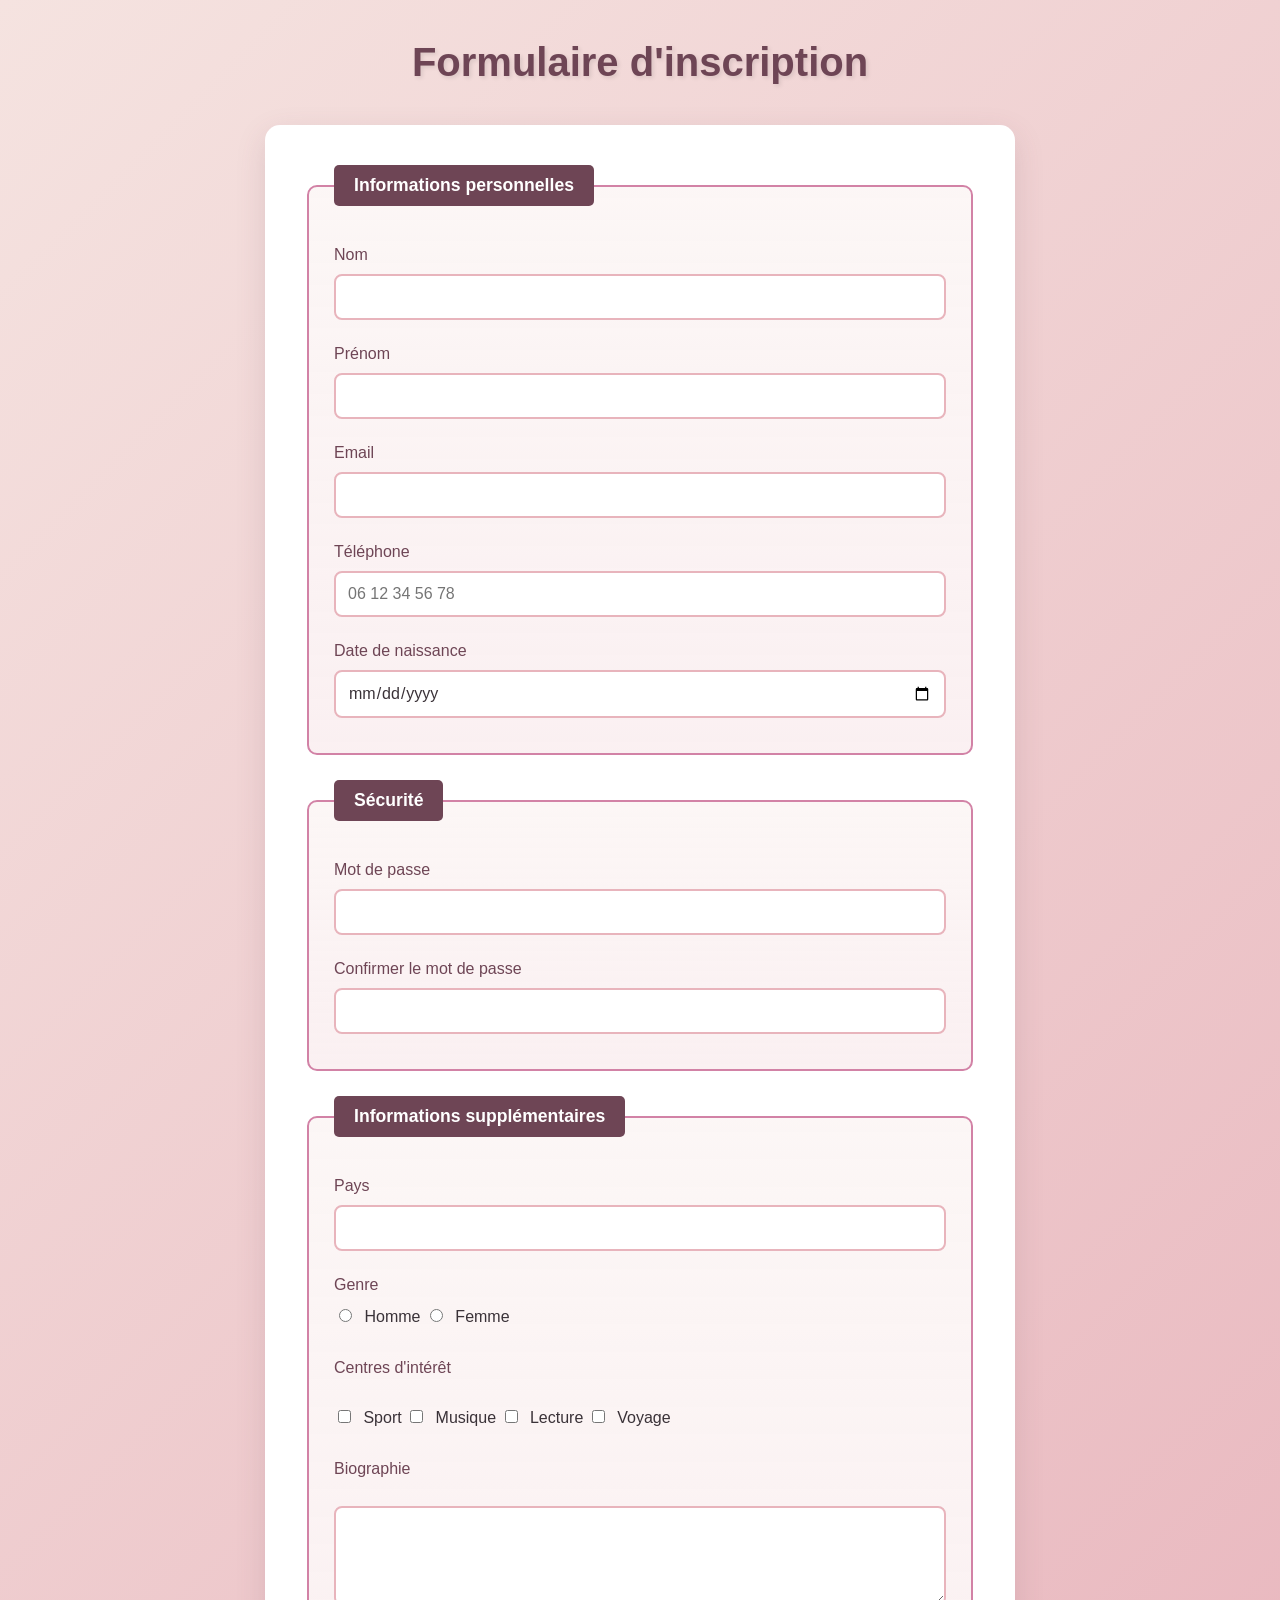
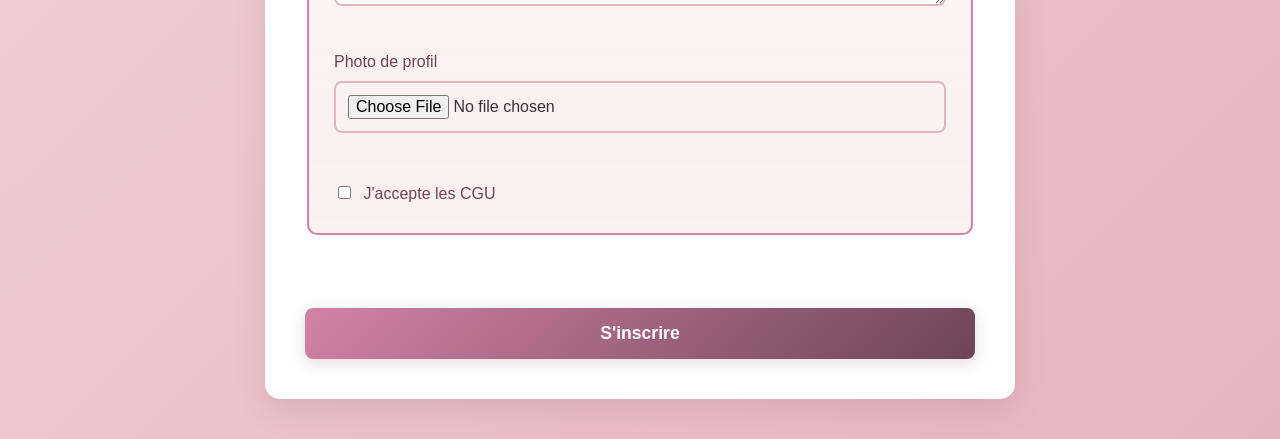
<file: tp2/index.html>
<!DOCTYPE html>
<html lang="fr">
<head>
<meta charset="UTF-8">
<title>Formulaire d'inscription</title>
<link rel="stylesheet" href="css/style.css">
<script defer src="js/script.js"></script>
</head>

<body>

<h1>Formulaire d'inscription</h1>

<form id="form">

<fieldset>
<legend>Informations personnelles</legend>

<label>Nom</label>
<input type="text" name="nom" required autocomplete="family-name" title="Veuillez entrer votre nom">

<label>Prénom</label>
<input type="text" name="prenom" required autocomplete="given-name" title="Veuillez entrer votre prénom">

<label>Email</label>
<input type="email" name="email" required autocomplete="email" title="Veuillez entrer un adresse email valide">

<label>Téléphone</label>
<input type="tel"
       name="telephone"
       pattern="^0[1-9]([-. ]?[0-9]{2}){4}$"
       placeholder="06 12 34 56 78"
       required
       title="Téléphone obligatoire au format français (ex: 06 12 34 56 78)">

<label>Date de naissance</label>
<input type="date" id="birthdate" name="birthdate" required title="Vous devez avoir au minimum 18 ans">

</fieldset>


<fieldset>
<legend>Sécurité</legend>

<label>Mot de passe</label>
<input type="password"
       id="password"
       pattern="(?=.*[A-Z])(?=.*[0-9]).{8,}"
       title="8 caractères minimum, 1 majuscule et 1 chiffre"
       required>

<label>Confirmer le mot de passe</label>
<input type="password" id="confirm_password" name="confirm_password" required title="Les mots de passe doivent correspondre">

</fieldset>


<fieldset>
<legend>Informations supplémentaires</legend>

<label>Pays</label>
<input list="pays" name="pays" title="Sélectionnez votre pays">
<datalist id="pays">
<option value="France">
<option value="Maroc">
<option value="Canada">
<option value="Belgique">
</datalist>

<label>Genre</label>
<input type="radio" name="genre" value="Homme" required title="Veuillez sélectionner votre genre"> Homme
<input type="radio" name="genre" value="Femme" title="Veuillez sélectionner votre genre"> Femme

<br><br>

<label>Centres d'intérêt</label><br>

<input type="checkbox"> Sport
<input type="checkbox"> Musique
<input type="checkbox"> Lecture
<input type="checkbox"> Voyage

<br><br>

<label>Biographie</label><br>
<textarea name="biographie" maxlength="200"></textarea>

<br><br>

<label>Photo de profil</label>
<input type="file" name="photo" accept="image/*" title="Veuillez télécharger une image (JPG, PNG, etc.)">

<br><br>

<label>
<input type="checkbox" name="cgu" required title="Vous devez accepter les conditions générales d'utilisation">
J'accepte les CGU
</label>

</fieldset>

<br>

<button type="submit">S'inscrire</button>

</form>

</body>
</html>
</file>
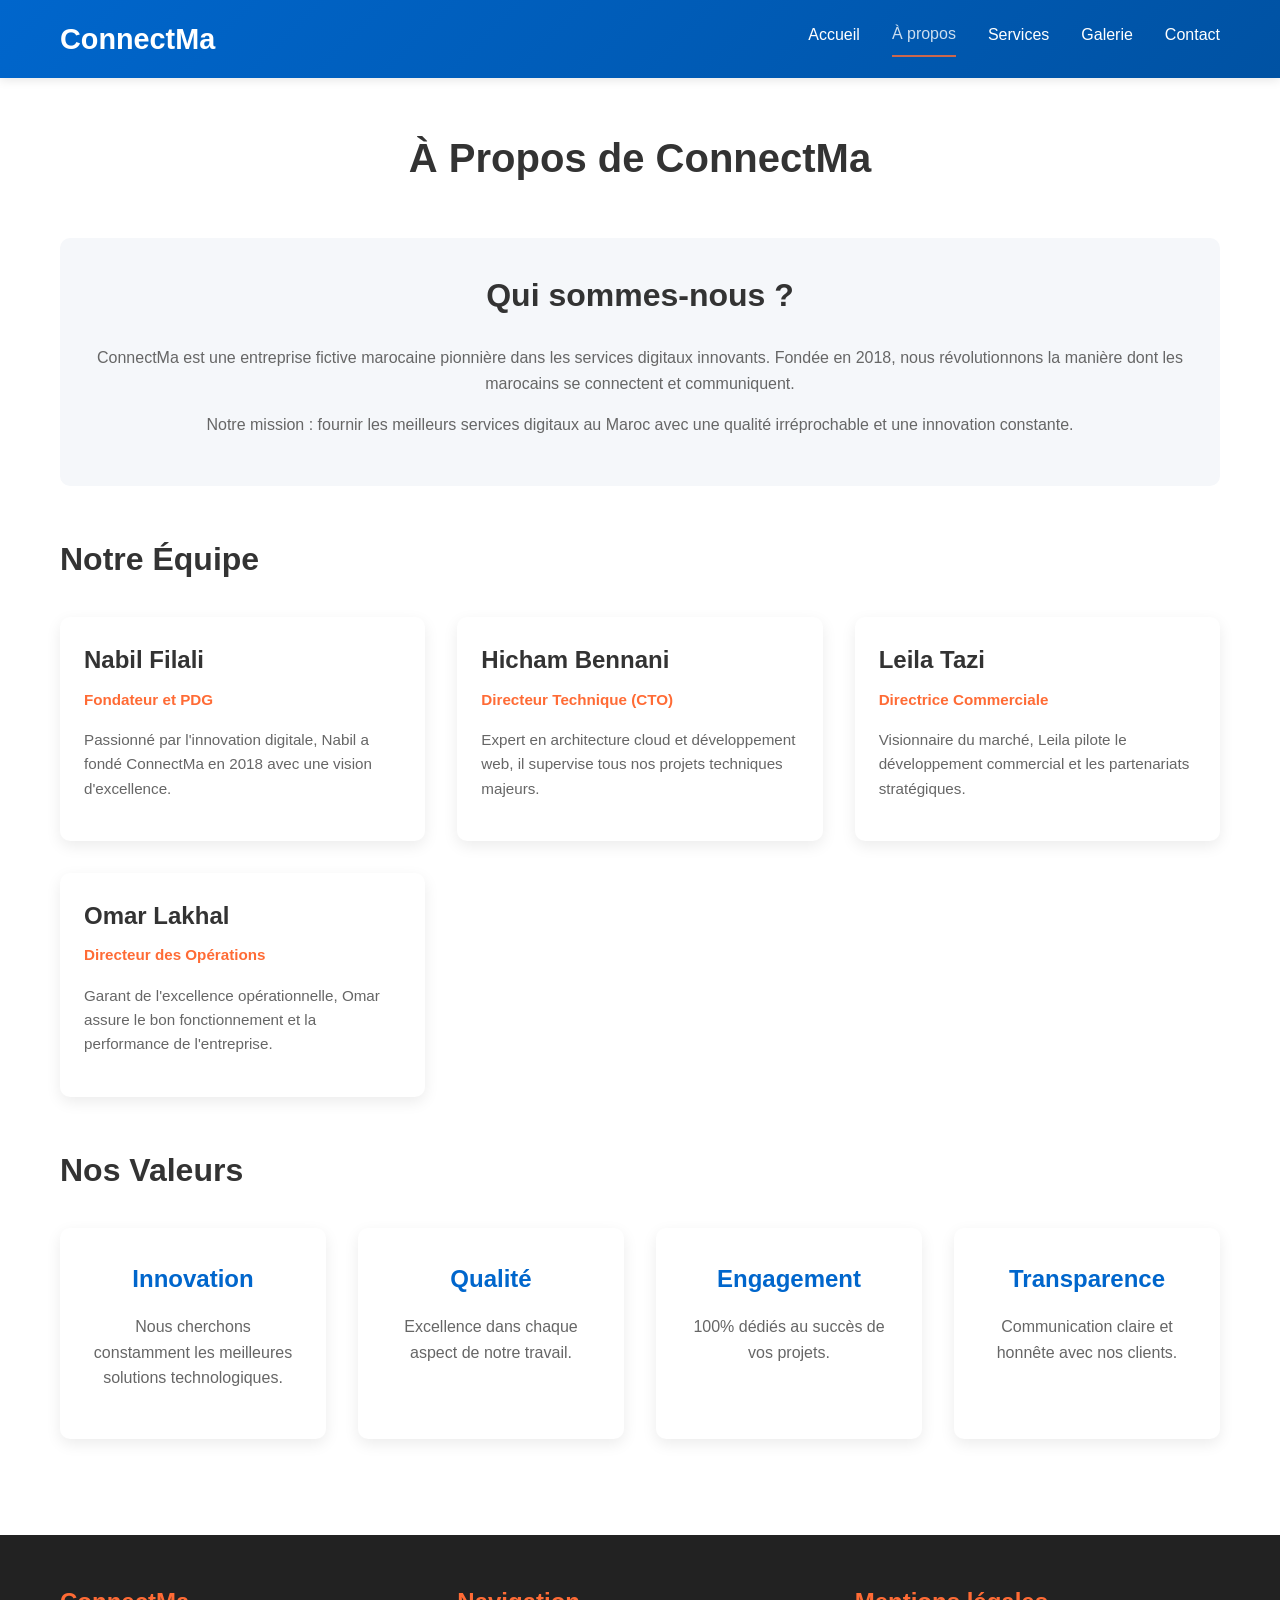
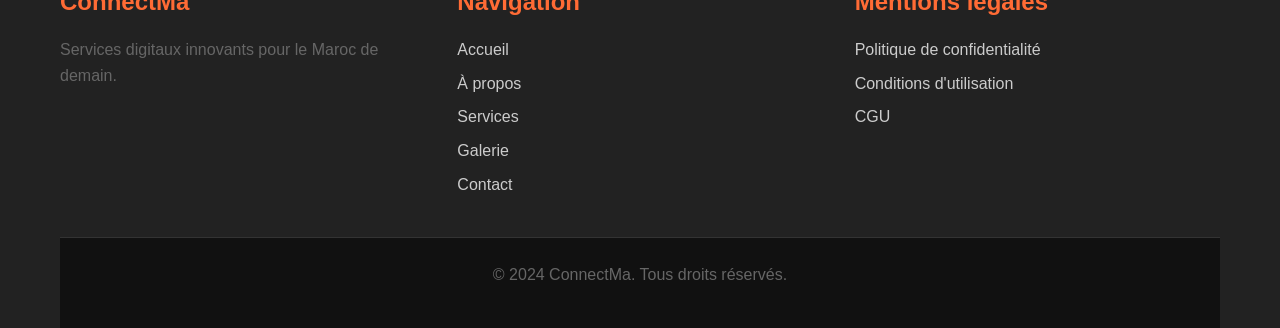
<file: tp3/pages/about.html>
<!DOCTYPE html>
<html lang="fr">
<head>
    <meta charset="UTF-8">
    <meta name="viewport" content="width=device-width, initial-scale=1.0">
    <title>À Propos | ConnectMa</title>
    <meta name="description" content="Découvrez ConnectMa - Entreprise fictive marocaine de services digitaux innovants. Histoire, mission et équipe.">
    <meta property="og:title" content="À Propos - ConnectMa">
    <meta property="og:description" content="Rencontrez l'équipe ConnectMa">
    <meta property="og:image" content="https://picsum.photos/1200/630?random=7">
    <link rel="stylesheet" href="../css/style.css">
</head>
<body>
    <!-- Navigation -->
    <header class="navbar">
        <div class="container">
            <h1>ConnectMa</h1>
            <nav>
                <a href="../index.html">Accueil</a>
                <a href="about.html" class="active">À propos</a>
                <a href="services.html">Services</a>
                <a href="gallery.html">Galerie</a>
                <a href="contact.html">Contact</a>
            </nav>
        </div>
    </header>

    <!-- Section Contenu -->
    <section class="page-content">
        <div class="container">
            <h1>À Propos de ConnectMa</h1>
            
            <section class="about-intro">
                <h2>Qui sommes-nous ?</h2>
                <p>ConnectMa est une entreprise fictive marocaine pionnière dans les services digitaux innovants. Fondée en 2018, nous révolutionnons la manière dont les marocains se connectent et communiquent.</p>
                <p>Notre mission : fournir les meilleurs services digitaux au Maroc avec une qualité irréprochable et une innovation constante.</p>
            </section>

            <!-- Équipe avec figure/figcaption -->
            <section class="team">
                <h2>Notre Équipe</h2>
                <div class="team-grid">
                    <figure class="team-member">
                        <figcaption>
                            <h3>Nabil Filali</h3>
                            <p class="role">Fondateur et PDG</p>
                            <p>Passionné par l'innovation digitale, Nabil a fondé ConnectMa en 2018 avec une vision d'excellence.</p>
                        </figcaption>
                    </figure>

                    <figure class="team-member">
                        <figcaption>
                            <h3>Hicham Bennani</h3>
                            <p class="role">Directeur Technique (CTO)</p>
                            <p>Expert en architecture cloud et développement web, il supervise tous nos projets techniques majeurs.</p>
                        </figcaption>
                    </figure>

                    <figure class="team-member">
                        <figcaption>
                         <h3>Leila Tazi</h3>
                            <p class="role">Directrice Commerciale</p>
                            <p>Visionnaire du marché, Leila pilote le développement commercial et les partenariats stratégiques.</p>
                        </figcaption>
                    </figure>

                    <figure class="team-member">
                        <figcaption>
                          <h3>Omar Lakhal</h3>
                            <p class="role">Directeur des Opérations</p>
                            <p>Garant de l'excellence opérationnelle, Omar assure le bon fonctionnement et la performance de l'entreprise.</p>
                        </figcaption>
                    </figure>
                </div>
            </section>

            <!-- Section Valeurs -->
            <section class="values">
                <h2>Nos Valeurs</h2>
                <div class="values-grid">
                    <div class="value-card">
                        <h3>Innovation</h3>
                        <p>Nous cherchons constamment les meilleures solutions technologiques.</p>
                    </div>
                    <div class="value-card">
                        <h3>Qualité</h3>
                        <p>Excellence dans chaque aspect de notre travail.</p>
                    </div>
                    <div class="value-card">
                        <h3>Engagement</h3>
                        <p>100% dédiés au succès de vos projets.</p>
                    </div>
                    <div class="value-card">
                        <h3>Transparence</h3>
                        <p>Communication claire et honnête avec nos clients.</p>
                    </div>
                </div>
            </section>
        </div>
    </section>

    <!-- Footer -->
    <footer>
        <div class="container">
            <div class="footer-content">
                <div class="footer-section">
                    <h3>ConnectMa</h3>
                    <p>Services digitaux innovants pour le Maroc de demain.</p>
                </div>
                <div class="footer-section">
                    <h3>Navigation</h3>
                    <ul>
                        <li><a href="../index.html">Accueil</a></li>
                        <li><a href="about.html">À propos</a></li>
                        <li><a href="services.html">Services</a></li>
                        <li><a href="gallery.html">Galerie</a></li>
                        <li><a href="contact.html">Contact</a></li>
                    </ul>
                </div>
                <div class="footer-section">
                    <h3>Mentions légales</h3>
                    <ul>
                        <li><a href="#">Politique de confidentialité</a></li>
                        <li><a href="#">Conditions d'utilisation</a></li>
                        <li><a href="#">CGU</a></li>
                    </ul>
                </div>
            </div>
            <div class="footer-bottom">
                <p>&copy; 2024 ConnectMa. Tous droits réservés.</p>
            </div>
        </div>
    </footer>

    <script src="../js/script.js"></script>
</body>
</html>
</file>
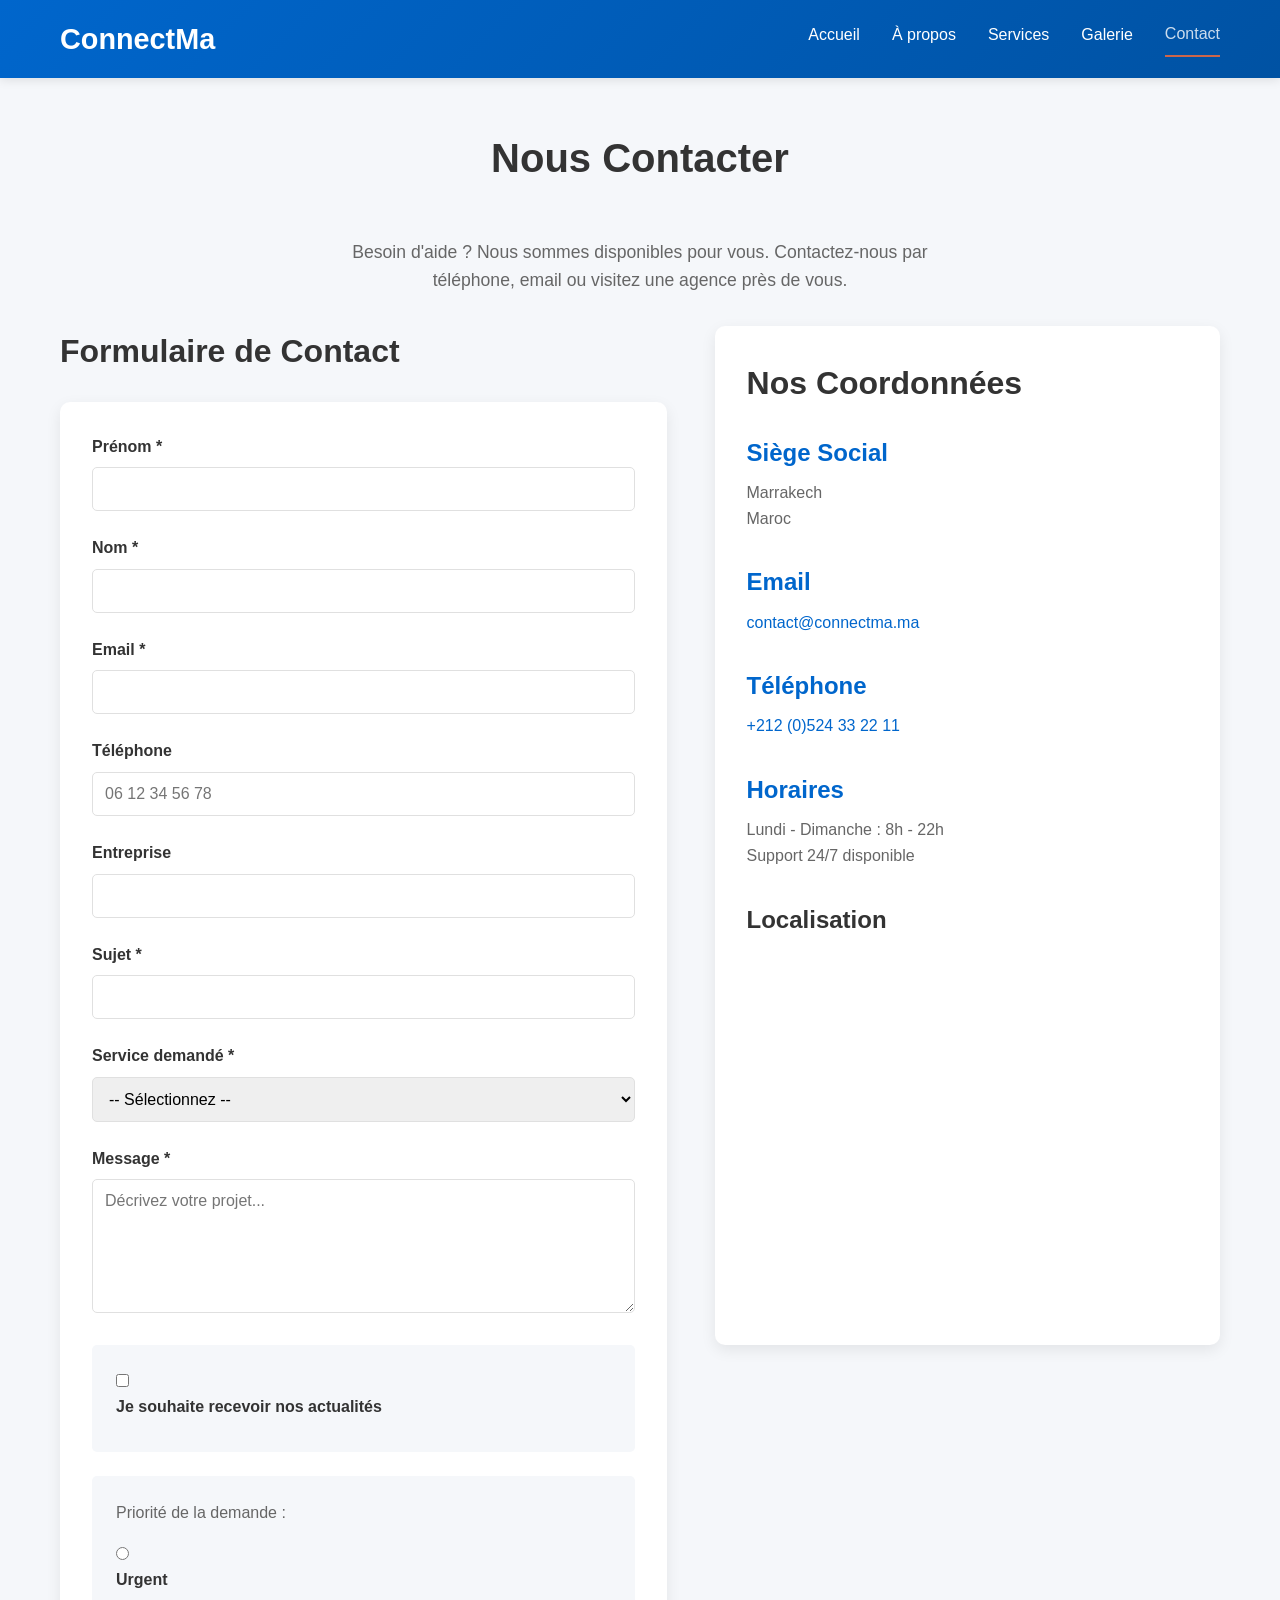
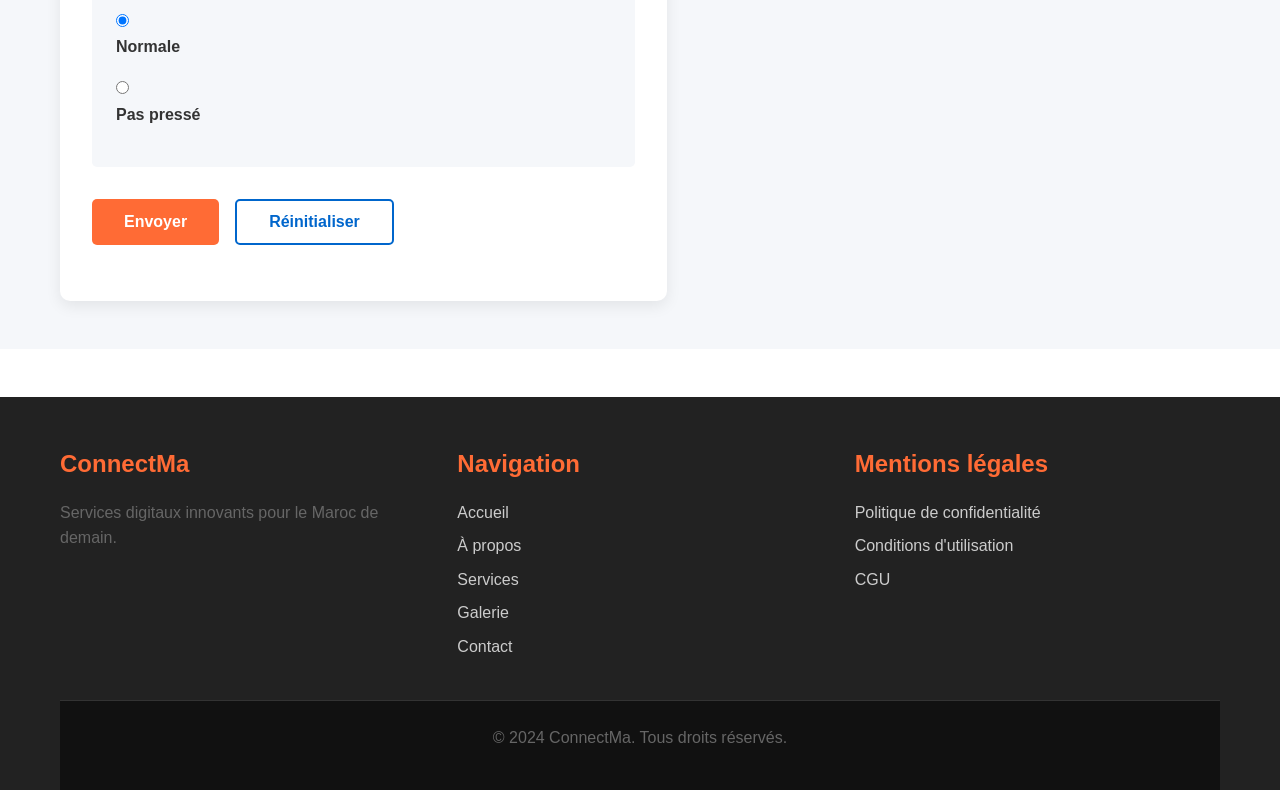
<file: tp3/pages/contact.html>
<!DOCTYPE html>
<html lang="fr">
<head>
    <meta charset="UTF-8">
    <meta name="viewport" content="width=device-width, initial-scale=1.0">
    <title>Contact | ConnectMa</title>
    <meta name="description" content="Contactez ConnectMa - Support client, informations et localisation au Maroc.">
    <meta property="og:title" content="Contact - ConnectMa">
    <meta property="og:description" content="Nous contacter pour vos besoins en services digitaux">
    <meta property="og:image" content="https://picsum.photos/1200/630?random=8">
    <link rel="stylesheet" href="../css/style.css">
</head>
<body>
    <!-- Navigation -->
    <header class="navbar">
        <div class="container">
            <h1>ConnectMa</h1>
            <nav>
                <a href="../index.html">Accueil</a>
                <a href="about.html">À propos</a>
                <a href="services.html">Services</a>
                <a href="gallery.html">Galerie</a>
                <a href="contact.html" class="active">Contact</a>
            </nav>
        </div>
    </header>

    <!-- Section Contenu -->
    <section class="page-content contact-page">
        <div class="container">
            <h1>Nous Contacter</h1>
            <p class="intro-text">Besoin d'aide ? Nous sommes disponibles pour vous. Contactez-nous par téléphone, email ou visitez une agence près de vous.</p>

            <div class="contact-wrapper">
                <!-- Formulaire de contact -->
                <section class="contact-form-section">
                    <h2>Formulaire de Contact</h2>
                    <form class="contact-form" method="POST" action="#">
                        
                        <!-- Champs texte -->
                        <div class="form-group">
                            <label for="fname">Prénom *</label>
                            <input type="text" id="fname" name="fname" required>
                        </div>

                        <div class="form-group">
                            <label for="lname">Nom *</label>
                            <input type="text" id="lname" name="lname" required>
                        </div>

                        <div class="form-group">
                            <label for="email">Email *</label>
                            <input type="email" id="email" name="email" required>
                        </div>

                        <div class="form-group">
                            <label for="phone">Téléphone</label>
                            <input type="tel" id="phone" name="phone" placeholder="06 12 34 56 78">
                        </div>

                        <div class="form-group">
                            <label for="company">Entreprise</label>
                            <input type="text" id="company" name="company">
                        </div>

                        <div class="form-group">
                            <label for="subject">Sujet *</label>
                            <input type="text" id="subject" name="subject" required>
                        </div>

                        <!-- Select dropdown -->
                        <div class="form-group">
                            <label for="service">Service demandé *</label>
                            <select id="service" name="service" required>
                                <option value="">-- Sélectionnez --</option>
                                <option value="mobile">Internet Mobile</option>
                                <option value="fixe">Internet Fixe</option>
                                <option value="appels">Appels & SMS</option>
                                <option value="entreprise">Solutions Entreprise</option>
                                <option value="support">Support Technique</option>
                                <option value="autre">Autre demande</option>
                            </select>
                        </div>

                        <!-- Textarea -->
                        <div class="form-group">
                            <label for="message">Message *</label>
                            <textarea id="message" name="message" rows="6" required placeholder="Décrivez votre projet..."></textarea>
                        </div>

                        <!-- Checkbox -->
                        <div class="form-group checkbox-group">
                            <input type="checkbox" id="newsletter" name="newsletter" value="yes">
                            <label for="newsletter">Je souhaite recevoir nos actualités</label>
                        </div>

                        <!-- Radio buttons -->
                        <div class="form-group radio-group">
                            <p>Priorité de la demande :</p>
                            <div>
                                <input type="radio" id="urgent" name="urgency" value="urgent">
                                <label for="urgent">Urgent</label>
                            </div>
                            <div>
                                <input type="radio" id="normal" name="urgency" value="normal" checked>
                                <label for="normal">Normale</label>
                            </div>
                            <div>
                                <input type="radio" id="flexible" name="urgency" value="flexible">
                                <label for="flexible">Pas pressé</label>
                            </div>
                        </div>

                        <!-- Boutons -->
                        <div class="form-group button-group">
                            <button type="submit" class="btn-primary">Envoyer</button>
                            <button type="reset" class="btn-secondary">Réinitialiser</button>
                        </div>
                    </form>
                </section>

                <!-- Infos de contact -->
                <section class="contact-info-section">
                    <h2>Nos Coordonnées</h2>
                    
                    <div class="info-block">
                        <h3>Siège Social</h3>
                        <p>Marrakech<br>Maroc</p>
                    </div>

                    <div class="info-block">
                        <h3>Email</h3>
                        <p><a href="mailto:contact@connectma.ma">contact@connectma.ma</a></p>
                    </div>

                    <div class="info-block">
                        <h3>Téléphone</h3>
                        <p><a href="tel:+212524332211">+212 (0)524 33 22 11</a></p>
                    </div>

                    <div class="info-block">
                        <h3>Horaires</h3>
                        <p>Lundi - Dimanche : 8h - 22h<br>Support 24/7 disponible</p>
                    </div>

                    <!-- Carte iframe -->
                    <div class="map-container">
                        <h3>Localisation</h3>
                        <iframe 
                            src="https://www.google.com/maps/embed?pb=!1m18!1m12!1m3!1d3397.3123456789!2d-8.009444!3d31.629119!2m3!1f0!2f0!3f0!3m2!1i1024!2i768!4f13.1!3m3!1m2!1s0xdafee21f9f9f9f9f%3A0x9f9f9f9f9f9f9f9f!2sMarrakech%20Maroc!5e0!3m2!1sfr!2sfr!4v1234567890123"
                            width="100%"
                            height="350"
                            style="border:0;"
                            allowfullscreen=""
                            loading="lazy"
                            referrerpolicy="no-referrer-when-downgrade">
                        </iframe>
                    </div>
                </section>
            </div>
        </div>
    </section>

    <!-- Footer -->
    <footer>
        <div class="container">
            <div class="footer-content">
                <div class="footer-section">
                    <h3>ConnectMa</h3>
                    <p>Services digitaux innovants pour le Maroc de demain.</p>
                </div>
                <div class="footer-section">
                    <h3>Navigation</h3>
                    <ul>
                        <li><a href="../index.html">Accueil</a></li>
                        <li><a href="about.html">À propos</a></li>
                        <li><a href="services.html">Services</a></li>
                        <li><a href="gallery.html">Galerie</a></li>
                        <li><a href="contact.html">Contact</a></li>
                    </ul>
                </div>
                <div class="footer-section">
                    <h3>Mentions légales</h3>
                    <ul>
                        <li><a href="#">Politique de confidentialité</a></li>
                        <li><a href="#">Conditions d'utilisation</a></li>
                        <li><a href="#">CGU</a></li>
                    </ul>
                </div>
            </div>
            <div class="footer-bottom">
                <p>&copy; 2024 ConnectMa. Tous droits réservés.</p>
            </div>
        </div>
    </footer>

    <script src="../js/script.js"></script>
</body>
</html>
</file>
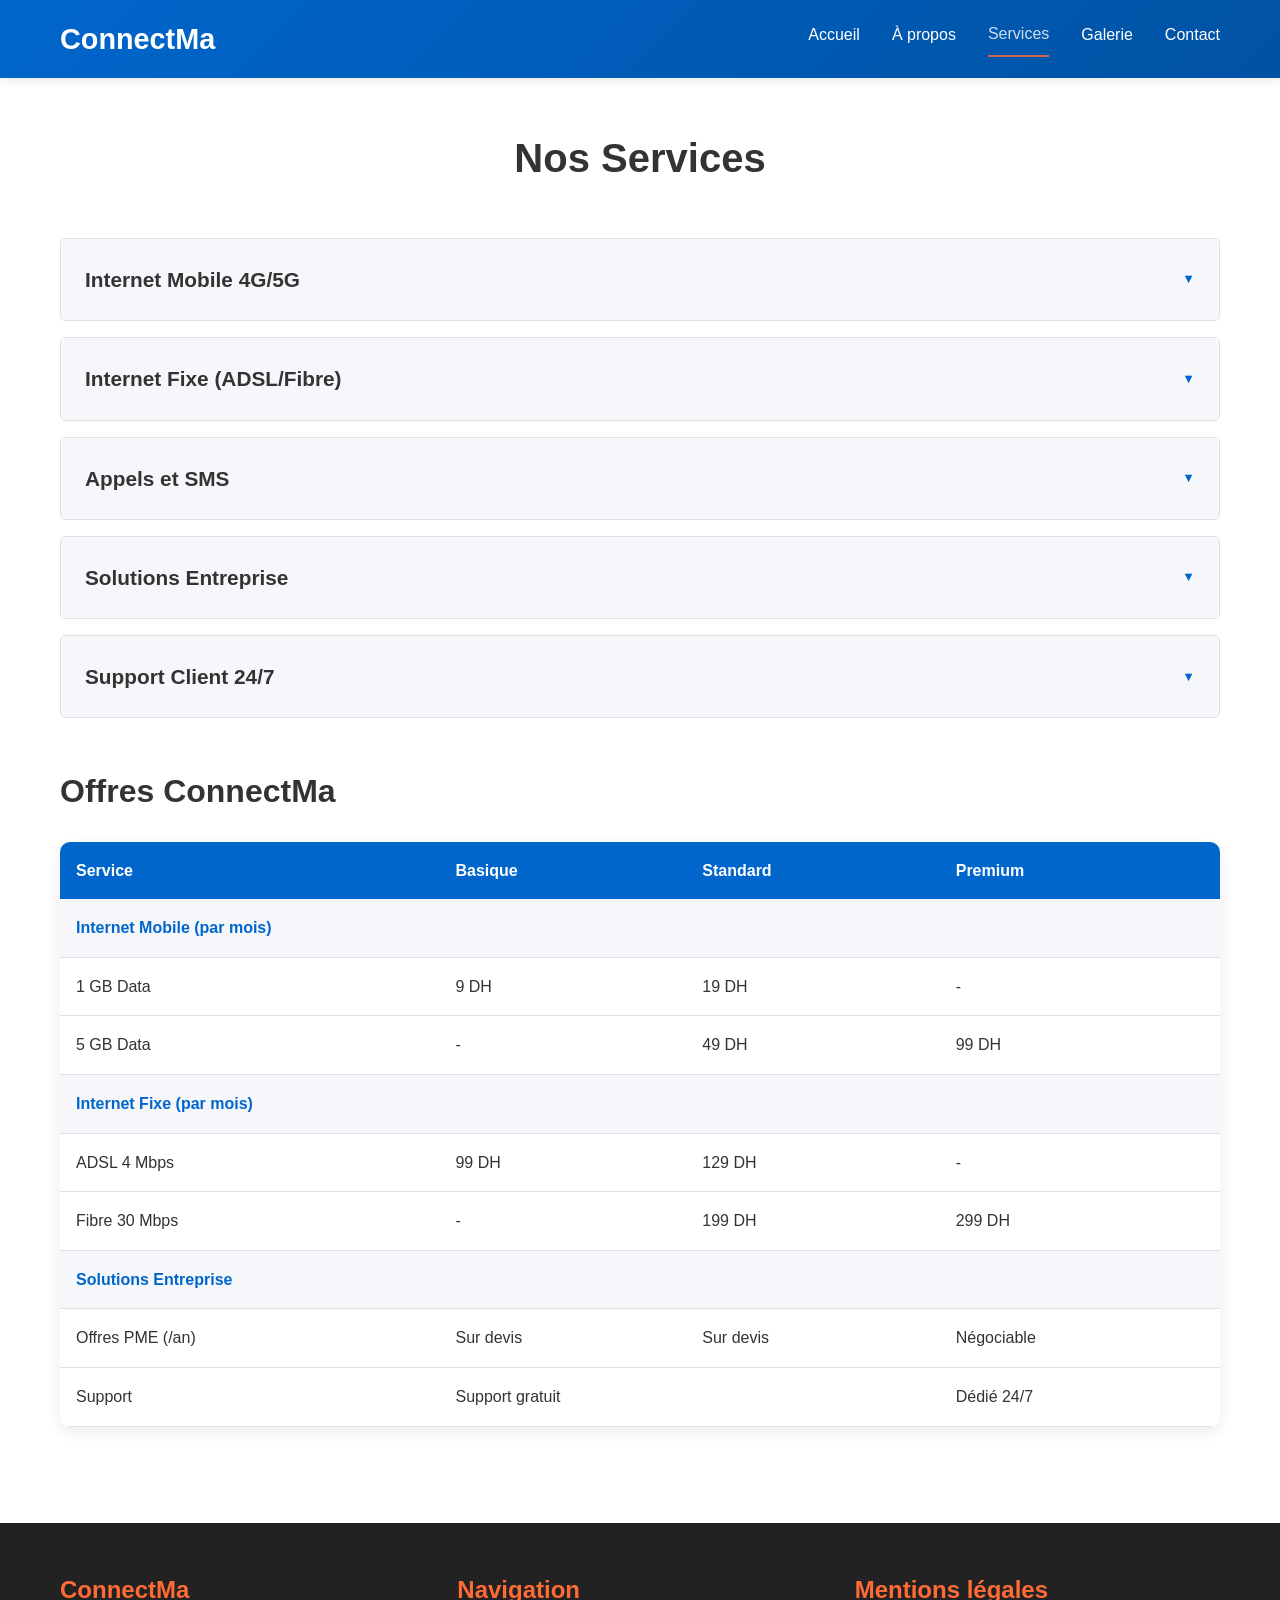
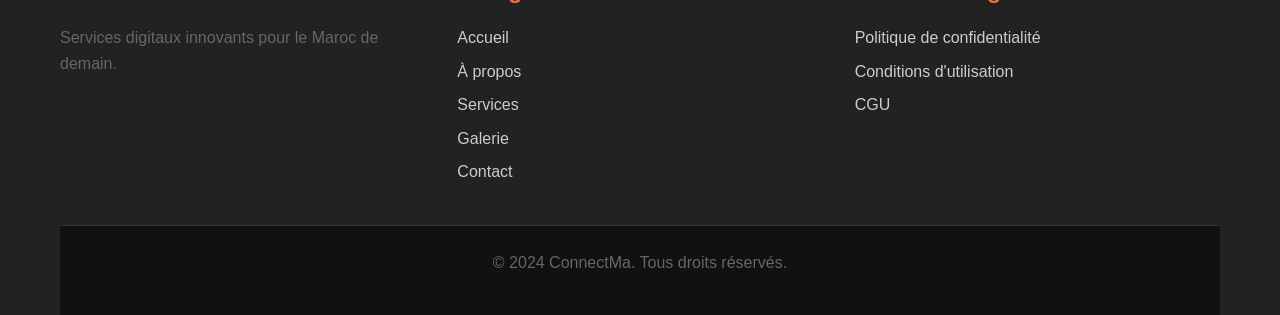
<file: tp3/pages/services.html>
<!DOCTYPE html>
<html lang="fr">
<head>
    <meta charset="UTF-8">
    <meta name="viewport" content="width=device-width, initial-scale=1.0">
    <title>Services | ConnectMa</title>
    <meta name="description" content="Services ConnectMa : Internet mobile, Internet fixe, solutions professionnelles et support 24/7.">
    <meta property="og:title" content="Services - ConnectMa">
    <meta property="og:description" content="Nos services digitaux innovants">
    <meta property="og:image" content="https://picsum.photos/1200/630?random=10">
    <link rel="stylesheet" href="../css/style.css">
</head>
<body>
    <!-- Navigation -->
    <header class="navbar">
        <div class="container">
            <h1>ConnectMa</h1>
            <nav>
                <a href="../index.html">Accueil</a>
                <a href="about.html">À propos</a>
                <a href="services.html" class="active">Services</a>
                <a href="gallery.html">Galerie</a>
                <a href="contact.html">Contact</a>
            </nav>
        </div>
    </header>

    <!-- Section Contenu -->
    <section class="page-content">
        <div class="container">
            <h1>Nos Services</h1>
            
            <!-- Services avec details/summary -->
            <div class="services-list">
                <details>
                    <summary>
                        <h2>Internet Mobile 4G/5G</h2>
                    </summary>
                    <div class="service-details">
                        <p>Connectivité haute vitesse sur tous vos appareils avec la meilleure couverture au Maroc.</p>
                        <p><strong>Caractéristiques :</strong></p>
                        <ul>
                            <li>Connexion 4G/5G très rapide</li>
                            <li>Couverture nationale complète</li>
                            <li>Offres flexibles prépayées et abonnements</li>
                            <li>Data avec plusieurs niveaux</li>
                            <li>Meilleur débit du marché</li>
                        </ul>
                    </div>
                </details>

                <details>
                    <summary>
                        <h2>Internet Fixe (ADSL/Fibre)</h2>
                    </summary>
                    <div class="service-details">
                        <p>Connexion internet stable et ultra-rapide pour votre domicile ou bureau.</p>
                        <p><strong>Types d'offres :</strong></p>
                        <ul>
                            <li>ADSL haute vitesse</li>
                            <li>Fibre optique 30 Mbps+</li>
                            <li>Connexion illimitée</li>
                            <li>Routeur WiFi gratuit</li>
                            <li>Installation facile et rapide</li>
                        </ul>
                    </div>
                </details>

                <details>
                    <summary>
                        <h2>Appels et SMS</h2>
                    </summary>
                    <div class="service-details">
                        <p>Communiquez facilement avec tarifs compétitifs et qualité optimale.</p>
                        <p><strong>Nos services :</strong></p>
                        <ul>
                            <li>Appels locaux et internationaux</li>
                            <li>SMS illimités nationaux</li>
                            <li>Tarifs dégressifs attractifs</li>
                            <li>Numéros de confiance</li>
                            <li>Services additionnels</li>
                        </ul>
                    </div>
                </details>

                <details>
                    <summary>
                        <h2>Solutions Entreprise</h2>
                    </summary>
                    <div class="service-details">
                        <p>Packages spécialisés pour les professionnels et PME marocaines.</p>
                        <p><strong>Inclus :</strong></p>
                        <ul>
                            <li>Offres en gros attrayantes</li>
                            <li>Support client prioritaire</li>
                            <li>Facturation centralisée</li>
                            <li>Services VPN sécurisés</li>
                            <li>Contrats très flexibles</li>
                        </ul>
                    </div>
                </details>

                <details>
                    <summary>
                        <h2>Support Client 24/7</h2>
                    </summary>
                    <div class="service-details">
                        <p>Assistance disponible à tout moment pour vos questions et problèmes techniques.</p>
                        <p><strong>Canaux disponibles :</strong></p>
                        <ul>
                            <li>Hotline téléphonique 24/7 gratuit</li>
                            <li>Chat en ligne en temps réel</li>
                            <li>500+ agences physiques au Maroc</li>
                            <li>Application mobile complète</li>
                            <li>Support en arabe et français</li>
                        </ul>
                    </div>
                </details>
            </div>

            <!-- Tableau des tarifs avec colspan/rowspan -->
            <section class="pricing">
                <h2>Offres ConnectMa</h2>
                <table class="pricing-table">
                    <thead>
                        <tr>
                            <th>Service</th>
                            <th>Basique</th>
                            <th>Standard</th>
                            <th>Premium</th>
                        </tr>
                    </thead>
                    <tbody>
                        <tr>
                            <td colspan="4" class="category">Internet Mobile (par mois)</td>
                        </tr>
                        <tr>
                            <td>1 GB Data</td>
                            <td>9 DH</td>
                            <td>19 DH</td>
                            <td>-</td>
                        </tr>
                        <tr>
                            <td>5 GB Data</td>
                            <td>-</td>
                            <td>49 DH</td>
                            <td>99 DH</td>
                        </tr>
                        <tr>
                            <td colspan="4" class="category">Internet Fixe (par mois)</td>
                        </tr>
                        <tr>
                            <td>ADSL 4 Mbps</td>
                            <td>99 DH</td>
                            <td>129 DH</td>
                            <td>-</td>
                        </tr>
                        <tr>
                            <td>Fibre 30 Mbps</td>
                            <td>-</td>
                            <td>199 DH</td>
                            <td>299 DH</td>
                        </tr>
                        <tr>
                            <td colspan="4" class="category">Solutions Entreprise</td>
                        </tr>
                        <tr>
                            <td>Offres PME (/an)</td>
                            <td>Sur devis</td>
                            <td>Sur devis</td>
                            <td>Négociable</td>
                        </tr>
                        <tr>
                            <td>Support</td>
                            <td colspan="2">Support gratuit</td>
                            <td>Dédié 24/7</td>
                        </tr>
                    </tbody>
                </table>
            </section>
        </div>
    </section>

    <!-- Footer -->
    <footer>
        <div class="container">
            <div class="footer-content">
                <div class="footer-section">
                    <h3>ConnectMa</h3>
                    <p>Services digitaux innovants pour le Maroc de demain.</p>
                </div>
                <div class="footer-section">
                    <h3>Navigation</h3>
                    <ul>
                        <li><a href="../index.html">Accueil</a></li>
                        <li><a href="about.html">À propos</a></li>
                        <li><a href="services.html">Services</a></li>
                        <li><a href="gallery.html">Galerie</a></li>
                        <li><a href="contact.html">Contact</a></li>
                    </ul>
                </div>
                <div class="footer-section">
                    <h3>Mentions légales</h3>
                    <ul>
                        <li><a href="#">Politique de confidentialité</a></li>
                        <li><a href="#">Conditions d'utilisation</a></li>
                        <li><a href="#">CGU</a></li>
                    </ul>
                </div>
            </div>
            <div class="footer-bottom">
                <p>&copy; 2024 ConnectMa. Tous droits réservés.</p>
            </div>
        </div>
    </footer>

    <script src="../js/script.js"></script>
</body>
</html>
</file>
<file: tp2/css/style.css>
* {
  box-sizing: border-box;
}

body {
  font-family: 'Segoe UI', Tahoma, Geneva, Verdana, sans-serif;
  margin: 0;
  padding: 40px 20px;
  background: linear-gradient(135deg, #f5e3e0 0%, #e8b4bc 100%);
  min-height: 100vh;
  display: flex;
  flex-direction: column;
  align-items: center;
  color: #3a3238;
}

main, .container {
  width: 90%;
  max-width: 750px;
}

h1 {
  text-align: center;
  color: #6e4555;
  margin: 0 0 40px 0;
  font-size: 2.5em;
  text-shadow: 2px 2px 4px rgba(0, 0, 0, 0.1);
  width: 90%;
}

form {
  background: white;
  padding: 40px;
  border-radius: 15px;
  box-shadow: 0 10px 30px rgba(110, 69, 85, 0.15);
  margin: 0 auto;
  width: 90%;
  max-width: 750px;
}

fieldset {
  border: 2px solid #d282a6;
  border-radius: 10px;
  padding: 25px;
  margin-bottom: 25px;
  background: linear-gradient(to bottom, rgba(245, 227, 224, 0.3), rgba(232, 180, 188, 0.2));
}

legend {
  background: #6e4555;
  color: white;
  padding: 10px 20px;
  border-radius: 5px;
  font-weight: bold;
  font-size: 1.1em;
}

label {
  display: block;
  margin-top: 15px;
  margin-bottom: 5px;
  color: #6e4555;
  font-weight: 500;
}

input[type="text"],
input[type="email"],
input[type="tel"],
input[type="date"],
input[type="password"],
input[type="file"],
textarea,
input[list] {
  width: 100%;
  padding: 12px;
  margin-top: 5px;
  margin-bottom: 10px;
  border: 2px solid #e8b4bc;
  border-radius: 8px;
  font-size: 1em;
  font-family: Arial, sans-serif;
  color: #3a3238;
  transition: all 0.3s ease;
}

input[type="text"]:focus,
input[type="email"]:focus,
input[type="tel"]:focus,
input[type="date"]:focus,
input[type="password"]:focus,
input[type="file"]:focus,
textarea:focus,
input[list]:focus {
  border-color: #d282a6;
  box-shadow: 0 0 8px rgba(210, 130, 166, 0.3);
  outline: none;
  background-color: #fafaf9;
}

textarea {
  resize: vertical;
  min-height: 100px;
}

input[type="radio"],
input[type="checkbox"] {
  margin-right: 8px;
  margin-top: 10px;
  cursor: pointer;
}

input[type="radio"] + label,
input[type="checkbox"] + label {
  display: inline;
  margin-top: 0;
  margin-left: 5px;
}

button {
  width: 100%;
  margin-top: 30px;
  padding: 15px;
  background: linear-gradient(135deg, #d282a6 0%, #6e4555 100%);
  color: white;
  border: none;
  border-radius: 8px;
  font-size: 1.1em;
  font-weight: bold;
  cursor: pointer;
  transition: all 0.3s ease;
  box-shadow: 0 4px 15px rgba(110, 69, 85, 0.2);
}

button:hover {
  transform: translateY(-2px);
  box-shadow: 0 6px 20px rgba(110, 69, 85, 0.3);
}

button:active {
  transform: translateY(0);
}
</file>
<file: tp3/css/style.css>
/* Variables CSS */
:root {
    --primary-color: #0066cc;
    --primary-dark: #0052a3;
    --secondary-color: #ff6b35;
    --light-bg: #f5f7fa;
    --text-dark: #333;
    --text-light: #666;
    --border-color: #e0e0e0;
    --success: #4caf50;
    --error: #f44336;
    --container-width: 1200px;
}

/* Reset et base */
* {
    margin: 0;
    padding: 0;
    box-sizing: border-box;
}

html {
    scroll-behavior: smooth;
}

body {
    font-family: 'Segoe UI', Tahoma, Geneva, Verdana, sans-serif;
    line-height: 1.6;
    color: var(--text-dark);
    background-color: #fff;
}

.container {
    max-width: var(--container-width);
    margin: 0 auto;
    padding: 0 20px;
}

/* Typographie */
h1, h2, h3, h4, h5, h6 {
    font-weight: 600;
    margin-bottom: 1rem;
    color: var(--text-dark);
}

h1 {
    font-size: 2.5rem;
}

h2 {
    font-size: 2rem;
    margin-bottom: 1.5rem;
}

h3 {
    font-size: 1.5rem;
}

p {
    margin-bottom: 1rem;
    color: var(--text-light);
}

a {
    color: var(--primary-color);
    text-decoration: none;
    transition: color 0.3s ease;
}

a:hover {
    color: var(--primary-dark);
}

/* Navigation/Header */
header.navbar {
    background: linear-gradient(135deg, #0066cc 0%, #0052a3 100%);
    color: white;
    padding: 1rem 0;
    box-shadow: 0 2px 10px rgba(0, 0, 0, 0.1);
    position: sticky;
    top: 0;
    z-index: 1000;
}

header.navbar .container {
    display: flex;
    justify-content: space-between;
    align-items: center;
}

header.navbar h1 {
    font-size: 1.8rem;
    margin: 0;
    color: white;
}

header.navbar nav {
    display: flex;
    gap: 2rem;
    align-items: center;
}

header.navbar nav a {
    color: white;
    transition: opacity 0.3s ease;
    position: relative;
    padding-bottom: 0.5rem;
}

header.navbar nav a:hover,
header.navbar nav a.active {
    opacity: 0.8;
    border-bottom: 2px solid var(--secondary-color);
}

/* Section Hero */
.hero {
    position: relative;
    height: 500px;
    overflow: hidden;
    display: flex;
    align-items: center;
    justify-content: center;
    color: white;
    text-align: center;
}

.hero picture,
.hero img {
    position: absolute;
    width: 100%;
    height: 100%;
    object-fit: cover;
    top: 0;
    left: 0;
    z-index: -1;
}

.hero::before {
    content: '';
    position: absolute;
    top: 0;
    left: 0;
    right: 0;
    bottom: 0;
    background: rgba(0, 0, 0, 0.4);
    z-index: 0;
}

.hero-content {
    position: relative;
    z-index: 1;
    text-align: center;
}

.hero-content h2 {
    font-size: 2.5rem;
    margin-bottom: 1rem;
    color: white;
}

.hero-content p {
    font-size: 1.2rem;
    margin-bottom: 2rem;
    color: white;
}

/* Boutons */
.btn-primary,
.btn-secondary {
    display: inline-block;
    padding: 0.75rem 2rem;
    border-radius: 5px;
    font-weight: 600;
    transition: all 0.3s ease;
    border: none;
    cursor: pointer;
    font-size: 1rem;
}

.btn-primary {
    background-color: var(--secondary-color);
    color: white;
}

.btn-primary:hover {
    background-color: #e55a2b;
    transform: translateY(-2px);
    box-shadow: 0 5px 15px rgba(255, 107, 53, 0.3);
}

.btn-secondary {
    background-color: transparent;
    color: var(--primary-color);
    border: 2px solid var(--primary-color);
}

.btn-secondary:hover {
    background-color: var(--primary-color);
    color: white;
}

/* Sections de contenu */
.page-content {
    padding: 3rem 0;
    min-height: calc(100vh - 300px);
}

.page-content h1 {
    text-align: center;
    margin-bottom: 3rem;
}

.intro-text {
    text-align: center;
    font-size: 1.1rem;
    margin-bottom: 2rem;
    max-width: 600px;
    margin-left: auto;
    margin-right: auto;
}

/* Vidéo de présentation */
.presentation-video {
    padding: 3rem 0;
    background-color: var(--light-bg);
}

.presentation-video h2 {
    text-align: center;
    margin-bottom: 2rem;
}

.presentation-video video {
    max-width: 100%;
    height: auto;
    border-radius: 10px;
    box-shadow: 0 10px 30px rgba(0, 0, 0, 0.1);
}

/* Section Services */
.services {
    padding: 3rem 0;
}

.services-grid {
    display: grid;
    grid-template-columns: repeat(auto-fit, minmax(300px, 1fr));
    gap: 2rem;
    margin-top: 2rem;
}

.service-card {
    background: white;
    padding: 2rem;
    border-radius: 10px;
    box-shadow: 0 5px 15px rgba(0, 0, 0, 0.08);
    transition: all 0.3s ease;
    border-top: 4px solid var(--primary-color);
}

.service-card:hover {
    transform: translateY(-5px);
    box-shadow: 0 10px 25px rgba(0, 0, 0, 0.15);
}

.service-card h3 {
    color: var(--primary-color);
}

/* Section Témoignages */
.testimonials {
    padding: 3rem 0;
    background-color: var(--light-bg);
}

.testimonials-grid {
    display: grid;
    grid-template-columns: repeat(auto-fit, minmax(300px, 1fr));
    gap: 2rem;
    margin-top: 2rem;
}

.testimonial {
    background: white;
    padding: 2rem;
    border-radius: 10px;
    box-shadow: 0 5px 15px rgba(0, 0, 0, 0.08);
    border-left: 4px solid var(--secondary-color);
}

.testimonial p {
    font-style: italic;
    margin-bottom: 1rem;
}

.testimonial strong {
    color: var(--primary-color);
}

/* À propos - Team */
.about-intro {
    background: var(--light-bg);
    padding: 2rem;
    border-radius: 10px;
    margin-bottom: 3rem;
    text-align: center;
}

.team {
    margin-bottom: 3rem;
}

.team-grid {
    display: grid;
    grid-template-columns: repeat(auto-fit, minmax(280px, 1fr));
    gap: 2rem;
    margin-top: 2rem;
}

.team-member {
    background: white;
    border-radius: 10px;
    overflow: hidden;
    box-shadow: 0 5px 15px rgba(0, 0, 0, 0.08);
    transition: all 0.3s ease;
}

.team-member:hover {
    transform: translateY(-5px);
    box-shadow: 0 10px 25px rgba(0, 0, 0, 0.15);
}

.team-member img {
    width: 100%;
    height: 250px;
    object-fit: cover;
}

.team-member figcaption {
    padding: 1.5rem;
}

.team-member h3 {
    margin-bottom: 0.5rem;
}

.team-member .role {
    color: var(--secondary-color);
    font-weight: 600;
    margin-bottom: 1rem;
}

.team-member p {
    font-size: 0.95rem;
}

/* Valeurs */
.values-grid {
    display: grid;
    grid-template-columns: repeat(auto-fit, minmax(250px, 1fr));
    gap: 2rem;
    margin-top: 2rem;
}

.value-card {
    text-align: center;
    padding: 2rem;
    background: white;
    border-radius: 10px;
    box-shadow: 0 5px 15px rgba(0, 0, 0, 0.08);
}

.value-card h3 {
    color: var(--primary-color);
    margin-bottom: 1rem;
}

/* Services - Details/Summary */
.services-list {
    margin: 2rem 0;
}

.services-list details {
    margin-bottom: 1rem;
    border: 1px solid var(--border-color);
    border-radius: 5px;
    overflow: hidden;
}

.services-list summary {
    background-color: var(--light-bg);
    padding: 1.5rem;
    cursor: pointer;
    font-weight: 600;
    display: flex;
    justify-content: space-between;
    align-items: center;
    transition: background-color 0.3s ease;
    user-select: none;
}

.services-list summary:hover {
    background-color: #e8f0f8;
}

.services-list summary h2 {
    margin: 0;
    font-size: 1.3rem;
}

.services-list summary::after {
    content: '▼';
    font-size: 0.8rem;
    color: var(--primary-color);
}

.services-list details[open] summary::after {
    content: '▲';
}

.service-details {
    padding: 1.5rem;
    background: white;
}

.service-details ul {
    list-style-position: inside;
    margin: 1rem 0;
}

.service-details li {
    margin-bottom: 0.5rem;
    color: var(--text-light);
}

/* Tableau des tarifs */
.pricing {
    margin-top: 3rem;
}

.pricing-table {
    width: 100%;
    border-collapse: collapse;
    box-shadow: 0 5px 15px rgba(0, 0, 0, 0.08);
    border-radius: 10px;
    overflow: hidden;
    margin-top: 1.5rem;
}

.pricing-table th {
    background-color: var(--primary-color);
    color: white;
    padding: 1rem;
    text-align: left;
    font-weight: 600;
}

.pricing-table td {
    padding: 1rem;
    border-bottom: 1px solid var(--border-color);
}

.pricing-table tbody tr:hover {
    background-color: var(--light-bg);
}

.pricing-table .category {
    background-color: var(--light-bg);
    font-weight: 600;
    color: var(--primary-color);
    text-align: left;
}

/* Galerie */
.gallery-grid {
    display: grid;
    grid-template-columns: repeat(auto-fit, minmax(300px, 1fr));
    gap: 2rem;
    margin: 2rem 0;
}

.gallery-item {
    border-radius: 10px;
    overflow: hidden;
    box-shadow: 0 5px 15px rgba(0, 0, 0, 0.08);
    transition: all 0.3s ease;
}

.gallery-item:hover {
    transform: translateY(-5px);
    box-shadow: 0 10px 25px rgba(0, 0, 0, 0.15);
}

.gallery-item picture,
.gallery-item img {
    width: 100%;
    height: 250px;
    object-fit: cover;
    display: block;
}

.gallery-item h3 {
    padding: 1rem 1rem 0.5rem;
    margin: 0;
    font-size: 1.2rem;
}

.gallery-item p {
    padding: 0 1rem 1rem;
    margin: 0;
}

/* Contact */
.contact-page {
    background-color: var(--light-bg);
}

.contact-wrapper {
    display: grid;
    grid-template-columns: 1.2fr 1fr;
    gap: 3rem;
    margin-top: 2rem;
}

.contact-form-section h2,
.contact-info-section h2 {
    margin-bottom: 1.5rem;
}

/* Formulaire */
.contact-form {
    background: white;
    padding: 2rem;
    border-radius: 10px;
    box-shadow: 0 5px 15px rgba(0, 0, 0, 0.08);
}

.form-group {
    margin-bottom: 1.5rem;
}

.form-group label {
    display: block;
    margin-bottom: 0.5rem;
    font-weight: 600;
    color: var(--text-dark);
}

.form-group input[type="text"],
.form-group input[type="email"],
.form-group input[type="tel"],
.form-group select,
.form-group textarea {
    width: 100%;
    padding: 0.75rem;
    border: 1px solid var(--border-color);
    border-radius: 5px;
    font-family: inherit;
    font-size: 1rem;
    transition: border-color 0.3s ease;
}

.form-group input[type="text"]:focus,
.form-group input[type="email"]:focus,
.form-group input[type="tel"]:focus,
.form-group select:focus,
.form-group textarea:focus {
    outline: none;
    border-color: var(--primary-color);
    box-shadow: 0 0 0 3px rgba(0, 102, 204, 0.1);
}

.checkbox-group,
.radio-group {
    background: var(--light-bg);
    padding: 1.5rem;
    border-radius: 5px;
}

.checkbox-group input,
.radio-group input {
    margin-right: 0.5rem;
    cursor: pointer;
}

.radio-group div {
    margin-bottom: 1rem;
}

.button-group {
    display: flex;
    gap: 1rem;
    margin-top: 2rem;
}

/* Infos de contact */
.contact-info-section {
    background: white;
    padding: 2rem;
    border-radius: 10px;
    box-shadow: 0 5px 15px rgba(0, 0, 0, 0.08);
    height: fit-content;
}

.info-block {
    margin-bottom: 2rem;
}

.info-block h3 {
    color: var(--primary-color);
    margin-bottom: 0.5rem;
}

.map-container {
    margin-top: 2rem;
}

.map-container iframe {
    border-radius: 5px;
}

/* CTA Section */
.cta-section {
    margin-top: 3rem;
    padding: 2rem;
    background: linear-gradient(135deg, var(--primary-color) 0%, var(--primary-dark) 100%);
    color: white;
    text-align: center;
    border-radius: 10px;
}

.cta-section h2 {
    color: white;
    margin-bottom: 1rem;
}

.cta-section p {
    color: #fff;
    margin-bottom: 1.5rem;
}

/* Footer */
footer {
    background: #222;
    color: white;
    padding: 3rem 0 0;
    margin-top: 3rem;
}

.footer-content {
    display: grid;
    grid-template-columns: repeat(auto-fit, minmax(250px, 1fr));
    gap: 2rem;
    margin-bottom: 2rem;
}

.footer-section h3 {
    color: var(--secondary-color);
    margin-bottom: 1rem;
}

.footer-section a {
    color: #ccc;
}

.footer-section a:hover {
    color: white;
}

.footer-section ul {
    list-style: none;
}

.footer-section li {
    margin-bottom: 0.5rem;
}

.footer-bottom {
    background: #111;
    padding: 1.5rem;
    text-align: center;
    border-top: 1px solid #333;
}

/* Responsive */
@media (max-width: 768px) {
    header.navbar .container {
        flex-direction: column;
        gap: 1rem;
    }

    header.navbar nav {
        gap: 1rem;
        font-size: 0.9rem;
    }

    .hero-content h2 {
        font-size: 1.8rem;
    }

    .hero-content p {
        font-size: 1rem;
    }

    .contact-wrapper {
        grid-template-columns: 1fr;
    }

    .services-grid,
    .testimonials-grid,
    .team-grid,
    .values-grid,
    .gallery-grid {
        grid-template-columns: 1fr;
    }

    button.btn-primary,
    button.btn-secondary,
    a.btn-primary,
    a.btn-secondary {
        display: block;
        text-align: center;
    }

    table {
        font-size: 0.9rem;
    }

    table th,
    table td {
        padding: 0.75rem;
    }
}

@media (max-width: 480px) {
    h1 {
        font-size: 1.8rem;
    }

    h2 {
        font-size: 1.5rem;
    }

    .button-group {
        flex-direction: column;
    }
}
</file>
